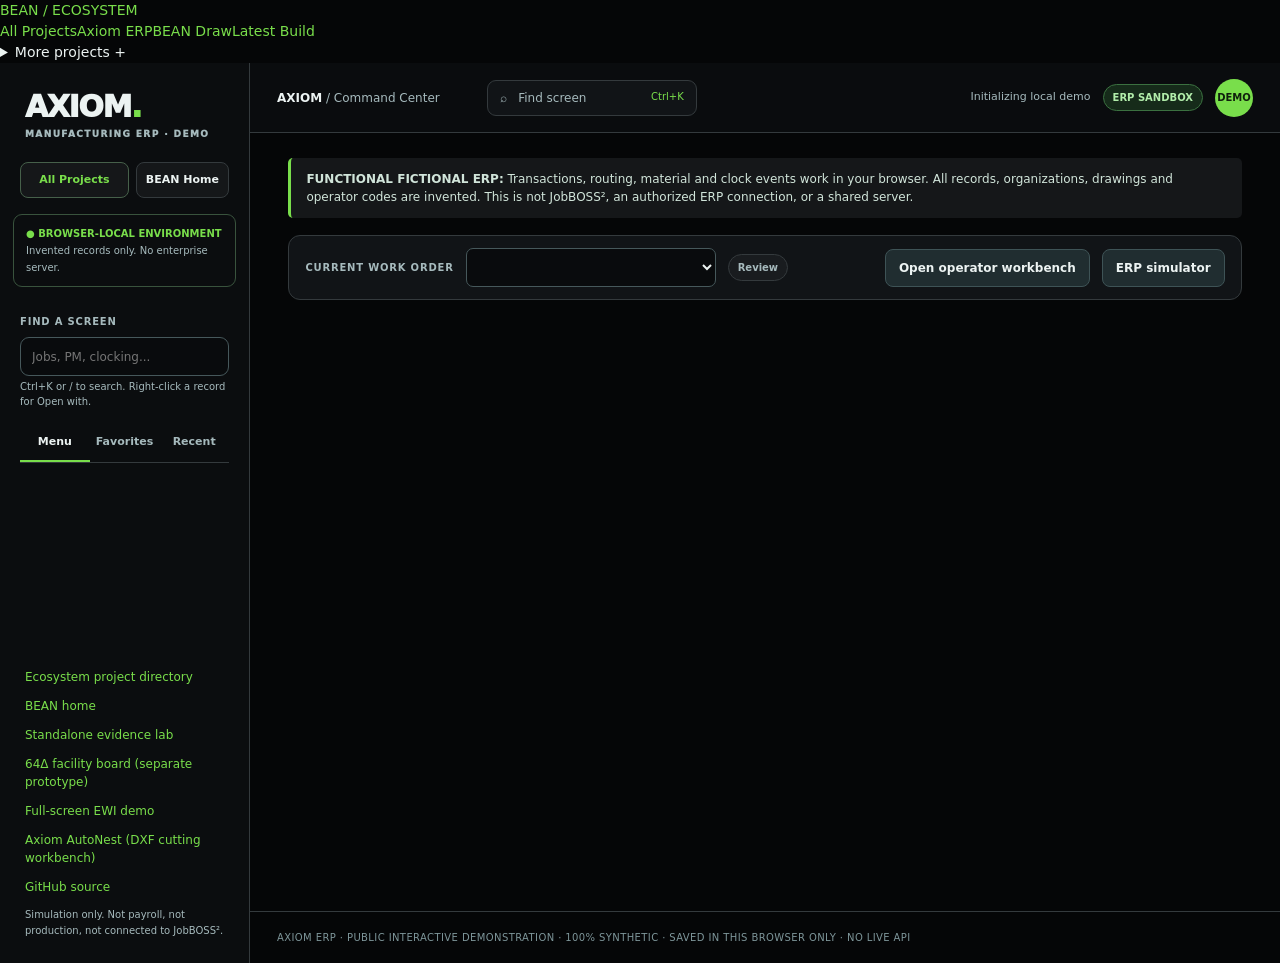
<file: web/index.html>
<!doctype html>
<html lang="en">
<head>
<meta charset="utf-8">
<meta name="viewport" content="width=device-width,initial-scale=1">
<meta name="theme-color" content="#050607">
<meta http-equiv="refresh" content="0;url=./erp/">
<title>Axiom ERP | Interactive Demo</title>
<style>
body{margin:0;min-height:100vh;display:grid;place-items:center;background:#050607;color:#e9f5ed;font:15px/1.65 system-ui,sans-serif}
main{border:1px solid #343a3d;background:#111417;border-radius:13px;padding:35px;max-width:560px;margin:18px}
h1{font-size:33px;margin:0}h1 span{color:#79de4b}a{color:#79de4b}nav{display:flex;gap:18px;flex-wrap:wrap;margin-top:17px}p{color:#a6babd}
</style>
<script>window.location.replace("./erp/"+window.location.search+window.location.hash);</script>
<link rel="stylesheet" href="https://danieloculus0-bot.github.io/BEAN/ecosystem-nav.css?v=20261120">
</head>
<body>
<nav class="bean-net" data-bean-ecosystem-nav="v1" aria-label="BEAN ecosystem navigation"><div class="bean-net-inner">
<a class="bean-net-home" href="https://danieloculus0-bot.github.io/BEAN/">BEAN / ECOSYSTEM</a><div class="bean-net-links"><a href="https://danieloculus0-bot.github.io/BEAN/portfolio/">All Projects</a><a href="https://danieloculus0-bot.github.io/Axiom_Beta/erp/">Axiom ERP</a><a href="https://danieloculus0-bot.github.io/BEAN/bean-draw/">BEAN Draw</a><a class="bean-net-update" href="https://danieloculus0-bot.github.io/BEAN/status.html">Latest Build</a><details><summary>More projects +</summary><div class="bean-net-menu">
<a href="https://danieloculus0-bot.github.io/BEAN/research-lab.html">BEAN Research Lab</a><a href="https://danieloculus0-bot.github.io/Axiom_Beta/erp/autonest.html">Axiom AutoNest</a><a href="https://danieloculus0-bot.github.io/EZ-CAM/brake-lab.html">Brake Simulation</a><a href="https://danieloculus0-bot.github.io/BEAN/bean-demo/">BEAN Core Demo</a><a href="https://danieloculus0-bot.github.io/BEAN/portfolio/bean-learning/">Learning Experiments</a><a href="https://danieloculus0-bot.github.io/BEAN/portfolio/ez-fair/">EZ-FAIR Demo</a><a href="https://danieloculus0-bot.github.io/BEAN/portfolio/ez-office/">EZ-Office Demo</a><a href="https://danieloculus0-bot.github.io/BEAN/aiscend.html">AIscend</a><a href="https://danieloculus0-bot.github.io/BEAN/beander/">BEANder</a><a href="https://github.com/danieloculus0-bot/BEAN">BEAN Source</a></div></details></div></div></nav>
<main>
<h1>AXIOM<span>.</span> Manufacturing ERP</h1>
<p>Opening the connected interactive ERP suite. The demonstration operates entirely with synthetic records stored in your browser. It does not connect to a production ERP.</p>
<nav><a href="./erp/">Open ERP demo</a><a href="./ewi/">Operator EWI demo</a><a href="https://danieloculus0-bot.github.io/BEAN/portfolio/">Ecosystem project directory</a><a href="https://danieloculus0-bot.github.io/BEAN/">BEAN home</a></nav>
</main></body>
</html>
</file>
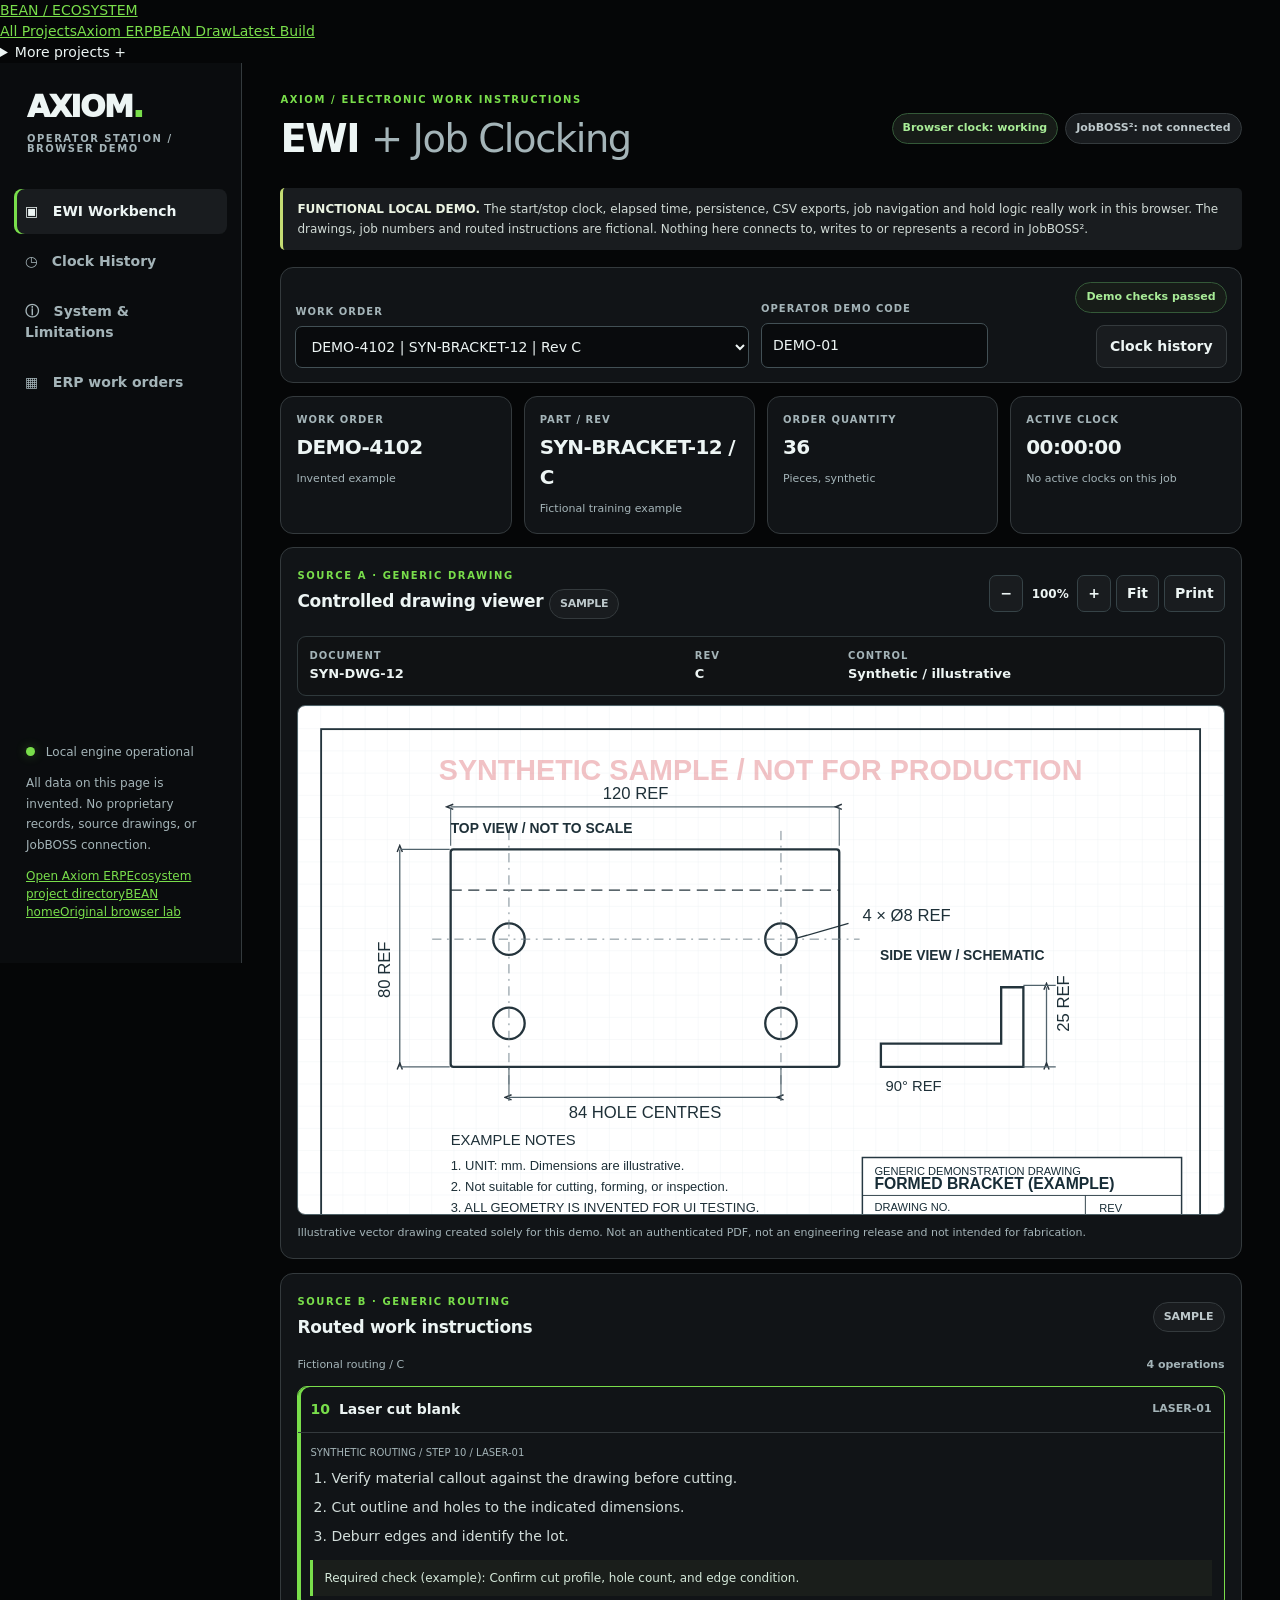
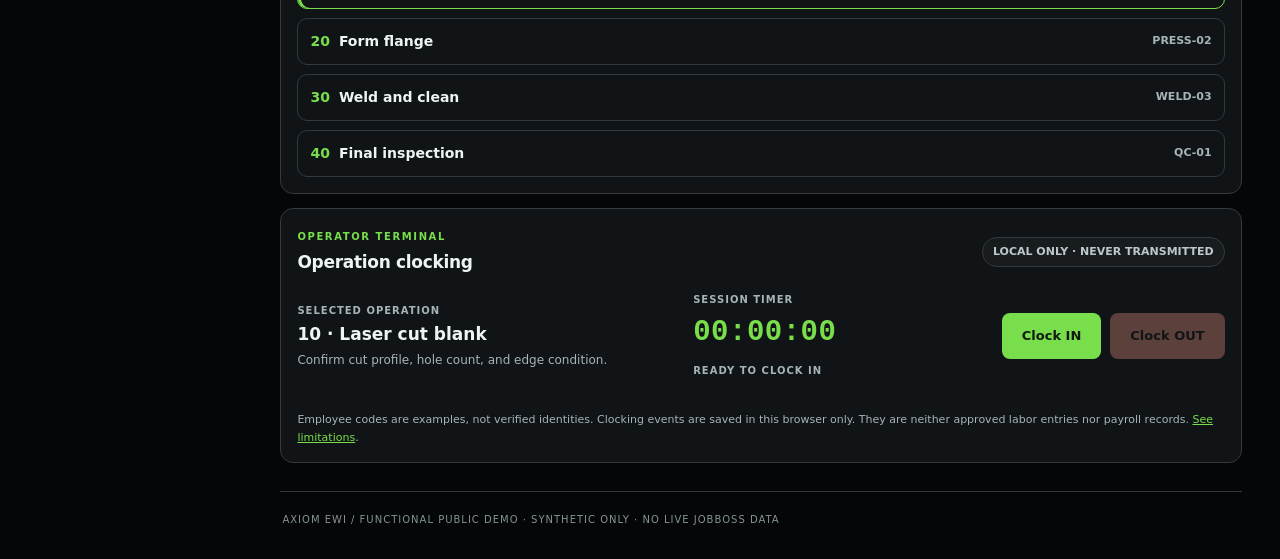
<file: web/ewi/index.html>
<!doctype html>
<html lang="en">
<head>
<meta charset="utf-8">
<meta name="viewport" content="width=device-width,initial-scale=1">
<meta name="color-scheme" content="dark">
<meta name="theme-color" content="#101416">
<meta name="description" content="Real browser-local Axiom electronic work instructions and clocking demo using invented example records only. No live ERP connection.">
<title>Axiom | EWI & Operator Clocking Demo</title>
<link rel="stylesheet" href="./style.css">
<script type="module" src="./app.mjs"></script>
<link rel="stylesheet" href="https://danieloculus0-bot.github.io/BEAN/ecosystem-nav.css?v=20261120">
</head>
<body>
<nav class="bean-net" data-bean-ecosystem-nav="v1" aria-label="BEAN ecosystem navigation"><div class="bean-net-inner">
<a class="bean-net-home" href="https://danieloculus0-bot.github.io/BEAN/">BEAN / ECOSYSTEM</a><div class="bean-net-links"><a href="https://danieloculus0-bot.github.io/BEAN/portfolio/">All Projects</a><a href="https://danieloculus0-bot.github.io/Axiom_Beta/erp/">Axiom ERP</a><a href="https://danieloculus0-bot.github.io/BEAN/bean-draw/">BEAN Draw</a><a class="bean-net-update" href="https://danieloculus0-bot.github.io/BEAN/status.html">Latest Build</a><details><summary>More projects +</summary><div class="bean-net-menu">
<a href="https://danieloculus0-bot.github.io/BEAN/research-lab.html">BEAN Research Lab</a><a href="https://danieloculus0-bot.github.io/Axiom_Beta/erp/autonest.html">Axiom AutoNest</a><a href="https://danieloculus0-bot.github.io/EZ-CAM/brake-lab.html">Brake Simulation</a><a href="https://danieloculus0-bot.github.io/BEAN/bean-demo/">BEAN Core Demo</a><a href="https://danieloculus0-bot.github.io/BEAN/portfolio/bean-learning/">Learning Experiments</a><a href="https://danieloculus0-bot.github.io/BEAN/portfolio/ez-fair/">EZ-FAIR Demo</a><a href="https://danieloculus0-bot.github.io/BEAN/portfolio/ez-office/">EZ-Office Demo</a><a href="https://danieloculus0-bot.github.io/BEAN/aiscend.html">AIscend</a><a href="https://danieloculus0-bot.github.io/BEAN/beander/">BEANder</a><a href="https://github.com/danieloculus0-bot/BEAN">BEAN Source</a></div></details></div></div></nav>

<div class="frame">
  <aside class="sidebar">
    <a class="brand" href="../erp/" aria-label="Back to Axiom ERP">AXIOM<span>.</span><small>Operator station / browser demo</small></a>
    <nav aria-label="Operator station">
      <a href="#workbench" class="nav active" id="nav-workbench">▣ &nbsp; EWI Workbench</a>
      <a href="#sessions" class="nav" id="nav-sessions">◷ &nbsp; Clock History</a>
      <a href="#about" class="nav" id="nav-about">ⓘ &nbsp; System &amp; Limitations</a>
      <a href="../erp/#jobs" class="nav">▦ &nbsp; ERP work orders</a>
    </nav>
    <div class="sidebar-foot">
      <span class="status-dot"></span> Local engine operational
      <p>All data on this page is invented. No proprietary records, source drawings, or JobBOSS connection.</p>
      <a href="../erp/">Open Axiom ERP</a><a href="https://danieloculus0-bot.github.io/BEAN/portfolio/">Ecosystem project directory</a><a href="https://danieloculus0-bot.github.io/BEAN/">BEAN home</a><a href="../lab/">Original browser lab</a>
    </div>
  </aside>

  <main class="main">
    <header class="header">
      <div><span class="overline">AXIOM / ELECTRONIC WORK INSTRUCTIONS</span><h1>EWI <span class="light">+ Job Clocking</span></h1></div>
      <div class="health"><span class="pill positive">Browser clock: working</span><span class="pill disabled">JobBOSS²: not connected</span></div>
    </header>
    <div class="truth" role="note"><strong>FUNCTIONAL LOCAL DEMO.</strong> The start/stop clock, elapsed time, persistence, CSV exports, job navigation and hold logic really work in this browser. The drawings, job numbers and routed instructions are fictional. Nothing here connects to, writes to or represents a record in JobBOSS².</div>
    <section class="view active" id="workbench-view">
      <div class="toolbar">
        <div class="job-picker">
          <label for="job-select">WORK ORDER</label>
          <select id="job-select"><option value="sample-1001">DEMO-4102 | Generic formed bracket | Rev C</option><option value="sample-1002">DEMO-4103 | Generic mount | Rev B (revision conflict)</option></select>
        </div>
        <div class="job-picker employee-picker"><label for="employee">OPERATOR DEMO CODE</label><input id="employee" value="DEMO-01" maxlength="32" autocomplete="off" spellcheck="false" aria-describedby="operator-note"></div>
        <div class="toolbar-right"><span class="pill positive" id="packet-status">Ready / demo checks passed</span><a href="#sessions" class="outline-link">Clock history</a></div>
      </div>
      <div class="job-kpis">
        <div class="kpi"><small>WORK ORDER</small><strong id="job-number">DEMO-4102</strong><span>Invented example</span></div>
        <div class="kpi"><small>PART / REV</small><strong id="part-number">SYN-BRACKET-12 / C</strong><span id="part-desc">Generic training part</span></div>
        <div class="kpi"><small>ORDER QUANTITY</small><strong id="order-qty">36</strong><span>Pieces, synthetic</span></div>
        <div class="kpi"><small>ACTIVE CLOCK</small><strong id="clock-total">00:00:00</strong><span id="active-label">No operation active</span></div>
      </div>
      <div class="alerts" id="alerts" role="status" aria-live="polite"></div>

      <div class="layout">
        <section class="drawing pane">
          <div class="pane-head">
            <div><span class="overline">SOURCE A · GENERIC DRAWING</span><h2>Controlled drawing viewer <span class="pill disabled">SAMPLE</span></h2></div>
            <div class="zoom-controls">
              <button type="button" id="zoom-out" title="Zoom out" aria-label="Zoom out">−</button>
              <span id="zoom-label">100%</span>
              <button type="button" id="zoom-in" title="Zoom in" aria-label="Zoom in">+</button>
              <button type="button" id="zoom-reset" title="Fit drawing" aria-label="Fit drawing">Fit</button>
              <button type="button" id="print-drawing" title="Print current generic drawing">Print</button>
            </div>
          </div>
          <div class="source-strip">
            <div><small>DOCUMENT</small><strong id="drawing-id">SYN-DWG-12</strong></div>
            <div><small>REV</small><strong id="drawing-rev">C</strong></div>
            <div><small>CONTROL</small><strong id="drawing-state">Illustrative release</strong></div>
          </div>
          <div class="drawing-viewport" id="drawing-viewport"><div id="drawing-content"></div></div>
          <p class="caption">Illustrative vector drawing created solely for this demo. Not an authenticated PDF, not an engineering release and not intended for fabrication.</p>
        </section>

        <section class="routing pane">
          <div class="pane-head"><div><span class="overline">SOURCE B · GENERIC ROUTING</span><h2>Routed work instructions</h2></div><span class="pill disabled">SAMPLE</span></div>
          <div class="routing-meta"><span id="routing-source">Invented operations, not ERP records</span><strong id="operation-count">4 operations</strong></div>
          <div id="route-list" class="route-list"></div>
        </section>
      </div>
      <section class="clock-console pane" aria-label="Clocking controls">
        <div class="pane-head"><div><span class="overline">OPERATOR TERMINAL</span><h2>Operation clocking</h2></div><span class="pill disabled">LOCAL ONLY · NEVER TRANSMITTED</span></div>
        <div class="clock-grid">
          <div><small>SELECTED OPERATION</small><strong id="selected-operation">10 · Laser cut blank</strong><p id="selected-check">Choose a routed step above.</p></div>
          <div class="clock-time"><small>SESSION TIMER</small><strong id="session-timer">00:00:00</strong><span id="session-indicator">READY TO CLOCK IN</span></div>
          <div class="clock-buttons"><button id="clock-start" class="primary">Clock IN</button><button id="clock-stop" class="stop" disabled>Clock OUT</button></div>
        </div>
        <div id="clock-message" role="status" aria-live="polite" class="message"></div>
        <p class="caption" id="operator-note">Employee codes are examples, not verified identities. Clocking events are saved in this browser only. They are neither approved labor entries nor payroll records. <a href="#about">See limitations</a>.</p>
      </section>
    </section>

    <section class="view" id="sessions-view">
      <div class="section-head"><div><span class="overline">BROWSER-LOCAL EVENT RECORDS</span><h2>Clock history &amp; export</h2><p>Actual start and stop timestamps are recorded locally in your browser. History remains after a refresh on the same browser, unless storage is disabled or cleared.</p></div></div>
      <div class="summary">
        <div class="kpi"><small>SESSIONS</small><strong id="stat-sessions">0</strong></div>
        <div class="kpi"><small>RUNNING</small><strong id="stat-active">0</strong></div>
        <div class="kpi"><small>FINISHED</small><strong id="stat-complete">0</strong></div>
        <div class="kpi"><small>FINISHED TIME</small><strong id="stat-hours">00:00:00</strong></div>
      </div>
      <div class="pane history-panel">
        <div class="pane-head"><h2>Recorded clock sessions</h2><div class="actions"><button type="button" id="export-csv">Export CSV</button><button type="button" id="export-json">Export JSON</button><button type="button" id="clear-history" class="danger">Clear local history</button></div></div>
        <div class="table-scroll"><table><thead><tr><th>Employee</th><th>Job</th><th>Operation</th><th>Clock in (local)</th><th>Clock out (local)</th><th>Elapsed</th><th>State</th></tr></thead><tbody id="history-body"></tbody></table></div>
        <p class="caption" id="storage-status">Storage check pending</p>
      </div>
      <div class="truth"><strong>NO ERP POSTING:</strong> The downloaded CSV/JSON files are your browser's local demo records, not ECI time tickets. No internet requests are made to a JobBOSS server.</div>
    </section>

    <section class="view" id="about-view">
      <span class="overline">CAPABILITIES AND BOUNDARIES</span><h2>What is real here?</h2>
      <div class="about-grid">
        <div class="pane"><h3>Working in this browser</h3><p>Selectable work orders and operation steps; a genuine elapsed-time clock; local start/stop event records; prevention of multiple active sessions for the same operator code; persistence in localStorage; drawing zoom and print; routing/drawing revision hold checks; and CSV/JSON export.</p></div>
        <div class="pane"><h3>Fictional by design</h3><p>Every job number, drawing, part, instruction, inspection note, work center and quantity is synthetic, created exclusively for this public demonstration. The drawing is an original generic SVG mockup, not a downloaded manufacturing print.</p></div>
        <div class="pane"><h3>Not implemented on GitHub Pages</h3><p>No live ECI JobBOSS² API connection, central clock database, time-ticket submission, payroll validation, user authentication, role/shift controls, manufacturing signoffs, official document release, or multi-device synchronization. Browsers cannot safely hold ERP API secrets on a public page.</p></div>
        <div class="pane"><h3>Actual Axiom desktop direction</h3><p>The server-connected Axiom application uses a separate Python backend, controlled drawing storage, and opt-in ERP adapters. Real JobBOSS integration requires authorized access and tested API mappings. This Pages demo does not claim that backend is active here.</p></div>
      </div>
      <a href="https://github.com/danieloculus0-bot/Axiom_Beta" class="outline-link">Review Axiom source code</a>
    </section>
    <footer>AXIOM EWI / FUNCTIONAL PUBLIC DEMO · SYNTHETIC ONLY · NO LIVE JOBBOSS DATA</footer>
  </main>
</div>

<template id="drawing-sample-1001">
<svg class="blueprint" xmlns="http://www.w3.org/2000/svg" viewBox="0 0 1000 650" role="img" aria-label="Generic illustrative L-bracket orthographic drawing with hole pattern and example dimensions">
<defs>
<marker id="arrowA" markerWidth="7" markerHeight="7" refX="4" refY="3" orient="auto"><path d="M6 1L1 3L6 5" fill="none" stroke="#27333c" stroke-width="1.1"/></marker>
<pattern id="paperA" width="24" height="24" patternUnits="userSpaceOnUse"><path d="M24 0H0V24" fill="none" stroke="#eef2f4" stroke-width="1"/></pattern>
</defs>
<rect width="1000" height="650" fill="#fff"/><rect width="1000" height="650" fill="url(#paperA)" />
<rect x="25" y="25" width="950" height="600" fill="none" stroke="#24343c" stroke-width="2"/>
<g stroke="#24343c" fill="none" stroke-width="2.5">
<rect x="165" y="155" width="420" height="235" rx="3"/>
<path d="M165 199 H585" stroke-dasharray="12 7" stroke-width="1.6"/>
<circle cx="228" cy="252" r="17"/><circle cx="522" cy="252" r="17"/>
<circle cx="228" cy="343" r="17"/><circle cx="522" cy="343" r="17"/>
<path d="M145 252H607 M228 135V412 M522 135V412" stroke-dasharray="10 6 2 6" stroke="#70808a" stroke-width="1"/>
<path d="M630 390 H784 V304 H760 V365 H630Z"/>
</g>
<g fill="none" stroke="#51636c" stroke-width="1.4" marker-start="url(#arrowA)" marker-end="url(#arrowA)">
<path d="M165 109H585"/><path d="M110 155V390"/><path d="M228 423H522"/><path d="M809 304V390"/>
</g>
<g stroke="#51636c" stroke-width="1.2"><path d="M165 110V151 M585 110V151 M111 155H164 M111 390H164 M228 391V427 M522 391V427 M784 302H819 M784 390H819"/></g>
<g fill="#1e3038" font-family="Arial,sans-serif" font-size="18">
<text x="365" y="100" text-anchor="middle">120 REF</text><text x="99" y="285" text-anchor="middle" transform="rotate(-90 99 285)">80 REF</text>
<text x="375" y="445" text-anchor="middle">84 HOLE CENTRES</text><text x="833" y="352" transform="rotate(-90 833 352)">25 REF</text>
<text x="165" y="137" font-size="15" font-weight="bold">TOP VIEW / NOT TO SCALE</text>
<text x="629" y="275" font-size="15" font-weight="bold">SIDE VIEW / SCHEMATIC</text>
<text x="610" y="232">4 × Ø8 REF</text><path d="M595 235L539 251" stroke="#24343c" fill="none" stroke-width="1.4"/>
<text x="635" y="416" font-size="16">90° REF</text><text x="165" y="475" font-size="16">EXAMPLE NOTES</text>
<text x="165" y="501" font-size="14">1. UNIT: mm. Dimensions are illustrative.</text>
<text x="165" y="524" font-size="14">2. Not suitable for cutting, forming, or inspection.</text>
<text x="165" y="547" font-size="14">3. ALL GEOMETRY IS INVENTED FOR UI TESTING.</text>
</g>
<rect x="610" y="488" width="345" height="118" fill="#fff" stroke="#263842" stroke-width="1.6"/>
<path d="M610 529H955M610 571H955M851 529V606" stroke="#263842"/>
<g fill="#172c36" font-family="Arial,sans-serif"><text x="623" y="507" font-size="12">GENERIC DEMONSTRATION DRAWING</text><text x="623" y="522" font-size="17" font-weight="bold">FORMED BRACKET (EXAMPLE)</text><text x="623" y="546" font-size="12">DRAWING NO.</text><text x="623" y="563" font-size="18" font-weight="bold">SYN-DWG-12</text><text x="866" y="547" font-size="12">REV</text><text x="866" y="563" font-size="20" font-weight="bold">C</text><text x="623" y="587" font-size="14">SOURCE: ILLUSTRATIVE</text><text x="623" y="600" font-size="11">NO MANUFACTURING AUTHORITY</text></g>
<text x="500" y="80" font-family="Arial,sans-serif" font-size="31" font-weight="bold" fill="#dd6870" opacity=".40" text-anchor="middle">SYNTHETIC SAMPLE / NOT FOR PRODUCTION</text>
</svg>
</template>

<template id="drawing-sample-1002">
<svg class="blueprint" xmlns="http://www.w3.org/2000/svg" viewBox="0 0 1000 650" role="img" aria-label="Generic illustrative plate drawing revision A while the job requires B">
<defs><marker id="arrowB" markerWidth="7" markerHeight="7" refX="4" refY="3" orient="auto"><path d="M6 1L1 3L6 5" fill="none" stroke="#24343c"/></marker></defs>
<rect width="1000" height="650" fill="#fff"/><rect x="25" y="25" width="950" height="600" fill="none" stroke="#24343c" stroke-width="2"/>
<g stroke="#24343c" fill="none" stroke-width="2.5"><rect x="205" y="160" width="450" height="260" rx="25"/>
<rect x="266" y="275" width="99" height="31" rx="15.5"/><rect x="495" y="275" width="99" height="31" rx="15.5"/>
<path d="M185 292H678M430 142V439" stroke="#81949f" stroke-width="1" stroke-dasharray="13 7 3 7"/>
</g>
<g stroke="#51636c" stroke-width="1.4" fill="none" marker-start="url(#arrowB)" marker-end="url(#arrowB)">
<path d="M205 117H655"/><path d="M150 160V420"/>
</g><g stroke="#51636c"><path d="M205 119V160M655 119V160 M151 160H204 M151 420H204"/></g>
<g fill="#24343c" font-family="Arial,sans-serif"><text x="430" y="108" text-anchor="middle" font-size="19">140 REF</text><text x="138" y="290" text-anchor="middle" transform="rotate(-90 138 290)" font-size="19">90 REF</text>
<text x="205" y="145" font-size="16" font-weight="bold">TOP VIEW / GENERIC PLATE</text><text x="690" y="294" font-size="18">2 × SLOTS</text><path d="M683 298L585 291" stroke="#24343c" stroke-width="1.5"/>
<text x="205" y="475" font-size="15">INVENTED EXAMPLE / NOT TO SCALE</text>
<text x="205" y="508" font-size="15">Release check intentionally fails:</text>
<text x="205" y="533" font-size="17" font-weight="bold">Job Rev B ≠ Drawing Rev A</text></g>
<rect x="610" y="488" width="345" height="118" fill="#fff" stroke="#263842" stroke-width="1.6"/>
<path d="M610 529H955M610 571H955M851 529V606" stroke="#263842"/>
<g fill="#172c36" font-family="Arial,sans-serif"><text x="623" y="507" font-size="12">GENERIC DEMONSTRATION DRAWING</text><text x="623" y="522" font-size="17" font-weight="bold">SLOTTED PLATE (EXAMPLE)</text><text x="623" y="546" font-size="12">DRAWING NO.</text><text x="623" y="563" font-size="18" font-weight="bold">SYN-DWG-07</text><text x="866" y="547" font-size="12">REV</text><text x="866" y="563" font-size="20" font-weight="bold">A</text><text x="623" y="587" font-size="14">SOURCE: ILLUSTRATIVE</text><text x="623" y="600" font-size="11">NO MANUFACTURING AUTHORITY</text></g>
<text x="500" y="80" font-family="Arial,sans-serif" font-size="31" font-weight="bold" fill="#dd6870" opacity=".40" text-anchor="middle">SYNTHETIC SAMPLE / NOT FOR PRODUCTION</text>
</svg>
</template>
</body>
</html>
</file>
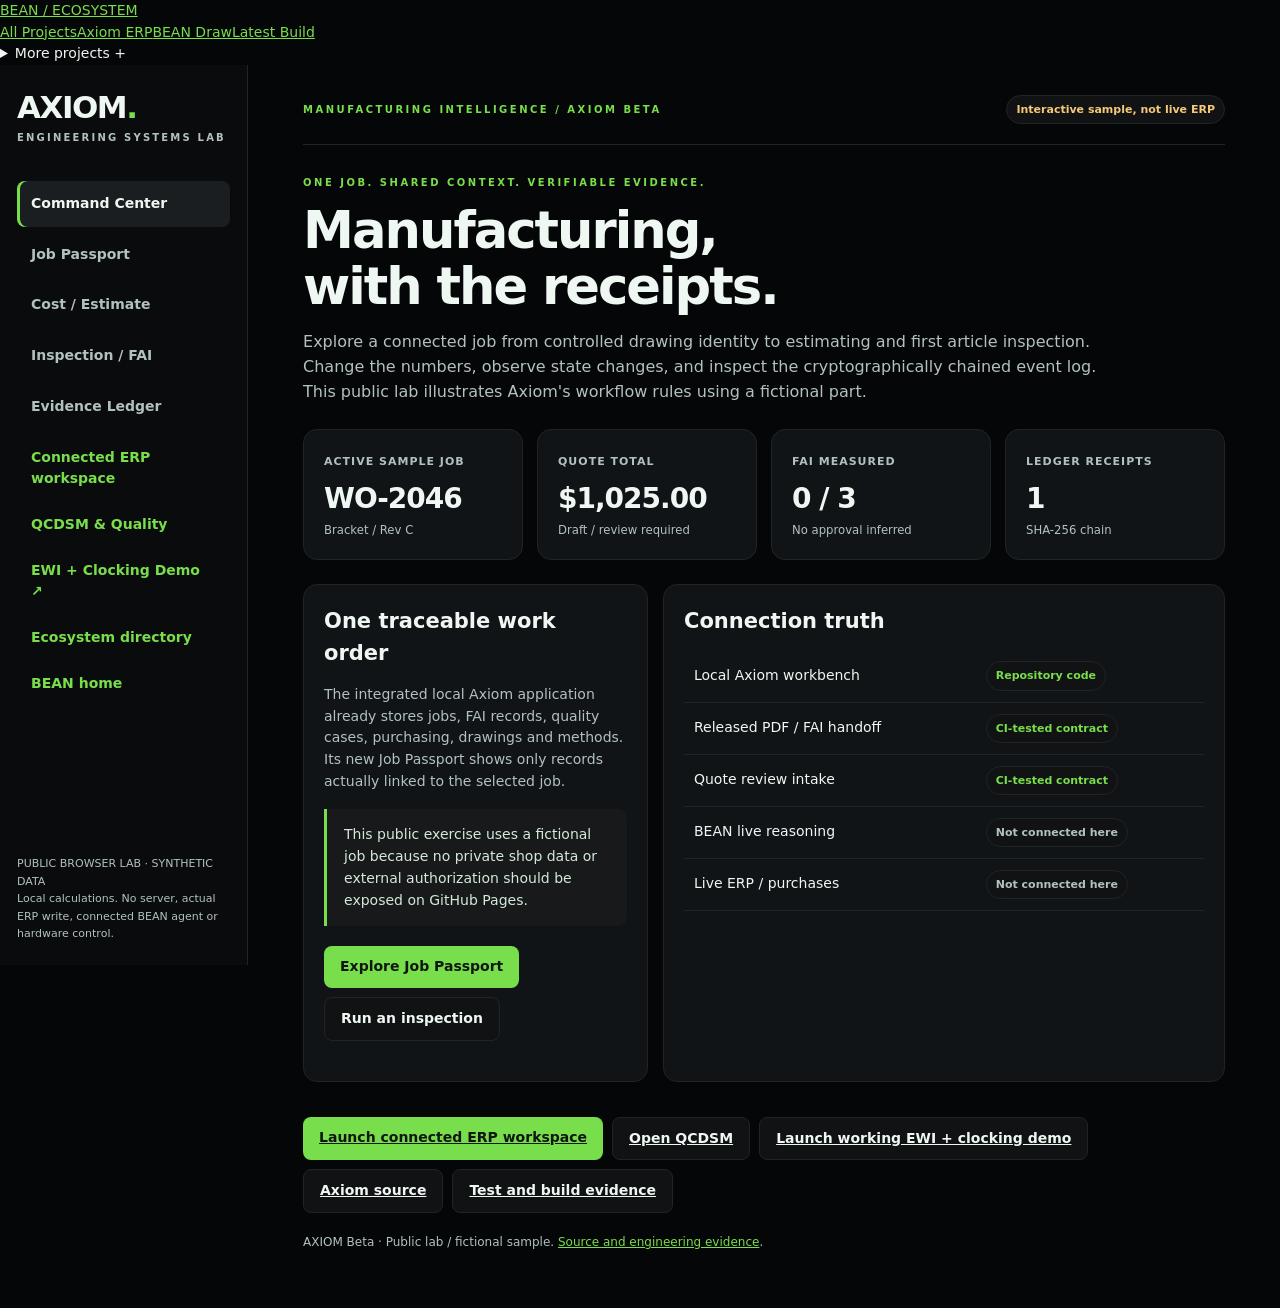
<file: web/lab/index.html>
<!doctype html>
<html lang="en">
<head>
<meta charset="utf-8">
<meta name="viewport" content="width=device-width,initial-scale=1">
<meta name="theme-color" content="#0f1113">
<meta name="description" content="Standalone Axiom browser evidence laboratory with fictional estimates, work orders, FAI records and traceable demo events. Not a live ERP integration.">
<link rel="canonical" href="https://danieloculus0-bot.github.io/Axiom_Beta/lab/">
<title>Axiom | Manufacturing Systems Lab</title>
<style>
:root{color-scheme:dark;--bg:#0f1113;--surface:#111315;--high:#17191b;--line:#232527;--accent:#79de4b;--soft:#b2c1bf;--text:#eff7f2;--warn:#f5c979;--bad:#ff9e9f}
*{box-sizing:border-box}html{scroll-behavior:smooth}body{margin:0;background:var(--bg);color:var(--text);font:14px/1.55 system-ui,-apple-system,Segoe UI,sans-serif}
button,input{font:inherit}button{cursor:pointer}a{color:var(--accent)}.shell{display:grid;grid-template-columns:248px minmax(0,1fr);min-height:100vh}
.side{background:#151a1b;border-right:1px solid var(--line);padding:27px 17px;position:sticky;top:0;height:100vh}
.brand{font-weight:900;font-size:31px;letter-spacing:-1.5px;line-height:1}.brand b{color:var(--accent)}.brand small{display:block;font-size:10px;letter-spacing:2.2px;color:var(--soft);margin:10px 0 38px;text-transform:uppercase}
.side button{display:block;background:transparent;color:var(--soft);border:0;text-align:left;width:100%;padding:12px 14px;border-radius:8px;font-weight:750;margin-bottom:5px}
.side button.active,.side button:hover{background:#191b1d;color:var(--text);box-shadow:inset 3px 0 var(--accent)}
.side .foot{position:absolute;bottom:22px;padding-right:15px;color:var(--soft);font-size:11px;line-height:1.6}
.main{min-width:0;padding:30px clamp(18px,4.3vw,68px) 56px;max-width:1600px;width:100%;margin:auto}.eyebrow{text-transform:uppercase;letter-spacing:2.5px;color:var(--accent);font-weight:800;font-size:10px}
h1{font-size:clamp(30px,4vw,56px);line-height:1.09;letter-spacing:-2px;margin:10px 0 15px}h2{font-size:21px;margin:0 0 13px}h3{font-size:14px;margin:0 0 9px}
p{color:var(--soft)}.intro{font-size:16px;max-width:830px}.top{display:flex;align-items:center;justify-content:space-between;gap:18px;margin-bottom:26px;border-bottom:1px solid var(--line);padding-bottom:20px}
.chip{display:inline-block;padding:5px 9px;border:1px solid var(--line);background:var(--high);border-radius:22px;font-weight:800;font-size:11px}
.chip.warning{color:var(--warn)}.chip.good{color:var(--accent)}.chip.off{color:var(--soft)}.grid{display:grid;grid-template-columns:repeat(4,minmax(0,1fr));gap:14px;margin:24px 0}
.panel,.metric{background:var(--surface);border:1px solid var(--line);border-radius:14px;padding:20px}.metric span{color:var(--soft);font-size:11px;font-weight:800;text-transform:uppercase;letter-spacing:1px}
.metric strong{display:block;font-size:28px;letter-spacing:-1px;margin-top:6px}.metric small{display:block;color:var(--soft)}
.panel{margin-bottom:15px}.section{display:none}.section.active{display:block}.two{display:grid;grid-template-columns:1.3fr 1fr;gap:15px}
.tablewrap{overflow-x:auto}table{width:100%;border-collapse:collapse;min-width:520px;text-align:left}
th{color:var(--soft);font-size:10px;text-transform:uppercase;letter-spacing:1px}th,td{padding:11px 10px;border-bottom:1px solid var(--line)}td{font-variant-numeric:tabular-nums}
.button{background:var(--accent);color:#0f1710;border:0;border-radius:8px;padding:10px 16px;font-weight:850}
.button.secondary{background:var(--high);color:var(--text);border:1px solid var(--line)}.buttons{display:flex;gap:9px;flex-wrap:wrap;margin:20px 0}
.notice{padding:15px 17px;border-left:3px solid var(--accent);background:#17191b;border-radius:0 9px 9px 0;color:#d4e9d9;margin:17px 0}
.notice.warn{border-color:var(--warn);background:#191b1d;color:#f2dbb5}
label{display:block;font-weight:750;font-size:12px;color:var(--soft)}input{display:block;background:#0c0e10;border:1px solid #465557;border-radius:8px;width:100%;padding:10px;color:var(--text);margin:5px 0 10px;max-width:180px}
input:focus{outline:2px solid var(--accent);outline-offset:1px}.fields{display:grid;grid-template-columns:repeat(3,minmax(125px,1fr));gap:12px}
.result{font-weight:850}.result.pass{color:var(--accent)}.result.fail,.result.invalid{color:var(--bad)}.result.pending{color:var(--warn)}
.log{display:grid;gap:9px}.logitem{background:#0d0f11;border:1px solid var(--line);border-radius:9px;padding:13px;overflow-wrap:anywhere}
.logitem strong{color:var(--accent)}code{color:#d0e7d3;font-size:12px}.muted{color:var(--soft)}.line{border-top:1px solid var(--line);margin:15px 0}
.runtime{display:grid;grid-template-columns:repeat(3,1fr);gap:12px}.runtime .panel{margin:0}.fine{font-size:12px;color:var(--soft)}
@media(max-width:1050px){.shell{grid-template-columns:195px 1fr}.grid{grid-template-columns:repeat(2,1fr)}.two,.runtime{grid-template-columns:1fr}}
@media(max-width:700px){.shell{display:block}.side{position:static;height:auto;padding:18px}.side .brand small{margin:7px 0 13px}.side .foot{position:static;margin-top:12px}.side nav{display:flex;overflow:auto;gap:7px}.side button{width:auto;white-space:nowrap;padding:9px 11px}.main{padding:21px 17px 45px}.top{align-items:flex-start}.grid{gap:8px}.metric{padding:12px}.metric strong{font-size:23px}.fields{grid-template-columns:repeat(2,1fr)}}
@media(prefers-reduced-motion:reduce){html{scroll-behavior:auto}}

/* Black canvas portfolio standard · neutral surfaces; project accents preserved */
:root{--bg:#050607;--surface:#111417;--high:#101214;--line:#212325}body{background:#050607}.side{background:#090b0d}.side button.active,.side button:hover{background:#1a1e20}

/* Dark-first public pages: black canvas, neutral surfaces, original accent controls. */
html{background:#050607}
body{background:#050607}
</style>
<link rel="stylesheet" href="https://danieloculus0-bot.github.io/BEAN/ecosystem-nav.css?v=20261120">
</head>
<body>
<nav class="bean-net" data-bean-ecosystem-nav="v1" aria-label="BEAN ecosystem navigation"><div class="bean-net-inner">
<a class="bean-net-home" href="https://danieloculus0-bot.github.io/BEAN/">BEAN / ECOSYSTEM</a><div class="bean-net-links"><a href="https://danieloculus0-bot.github.io/BEAN/portfolio/">All Projects</a><a href="https://danieloculus0-bot.github.io/Axiom_Beta/erp/">Axiom ERP</a><a href="https://danieloculus0-bot.github.io/BEAN/bean-draw/">BEAN Draw</a><a class="bean-net-update" href="https://danieloculus0-bot.github.io/BEAN/status.html">Latest Build</a><details><summary>More projects +</summary><div class="bean-net-menu">
<a href="https://danieloculus0-bot.github.io/BEAN/research-lab.html">BEAN Research Lab</a><a href="https://danieloculus0-bot.github.io/Axiom_Beta/erp/autonest.html">Axiom AutoNest</a><a href="https://danieloculus0-bot.github.io/EZ-CAM/brake-lab.html">Brake Simulation</a><a href="https://danieloculus0-bot.github.io/BEAN/bean-demo/">BEAN Core Demo</a><a href="https://danieloculus0-bot.github.io/BEAN/portfolio/bean-learning/">Learning Experiments</a><a href="https://danieloculus0-bot.github.io/BEAN/portfolio/ez-fair/">EZ-FAIR Demo</a><a href="https://danieloculus0-bot.github.io/BEAN/portfolio/ez-office/">EZ-Office Demo</a><a href="https://danieloculus0-bot.github.io/BEAN/aiscend.html">AIscend</a><a href="https://danieloculus0-bot.github.io/BEAN/beander/">BEANder</a><a href="https://github.com/danieloculus0-bot/BEAN">BEAN Source</a></div></details></div></div></nav>

<div class="shell">
<aside class="side">
  <div class="brand">AXIOM<b>.</b><small>Engineering systems lab</small></div>
  <nav aria-label="Demo navigation">
    <button class="active" data-view="overview">Command Center</button>
    <button data-view="passport">Job Passport</button>
    <button data-view="estimate">Cost / Estimate</button>
    <button data-view="inspection">Inspection / FAI</button>
    <button data-view="ledger">Evidence Ledger</button>
    <a href="../erp/" style="display:block;padding:12px 14px;color:#79de4b;font-weight:850;text-decoration:none">Connected ERP workspace</a>
    <a href="../erp/#qcdsm" style="display:block;padding:12px 14px;color:#79de4b;font-weight:850;text-decoration:none">QCDSM & Quality</a>
    <a href="../ewi/" style="display:block;padding:12px 14px;color:#79de4b;font-weight:850;text-decoration:none">EWI + Clocking Demo ↗</a>
    <a href="https://danieloculus0-bot.github.io/BEAN/portfolio/" style="display:block;padding:12px 14px;color:#79de4b;font-weight:850;text-decoration:none">Ecosystem directory</a>
    <a href="https://danieloculus0-bot.github.io/BEAN/" style="display:block;padding:12px 14px;color:#79de4b;font-weight:850;text-decoration:none">BEAN home</a>
  </nav>
  <div class="foot">PUBLIC BROWSER LAB · SYNTHETIC DATA<br>Local calculations. No server, actual ERP write, connected BEAN agent or hardware control.</div>
</aside>
<main class="main">
  <div class="top"><span class="eyebrow">Manufacturing intelligence / Axiom Beta</span><span class="chip warning">Interactive sample, not live ERP</span></div>
  <section class="section active" id="view-overview">
    <span class="eyebrow">One job. Shared context. Verifiable evidence.</span>
    <h1>Manufacturing,<br>with the receipts.</h1>
    <p class="intro">Explore a connected job from controlled drawing identity to estimating and first article inspection. Change the numbers, observe state changes, and inspect the cryptographically chained event log. This public lab illustrates Axiom's workflow rules using a fictional part.</p>
    <div class="grid">
      <div class="metric"><span>Active sample job</span><strong>WO-2046</strong><small>Bracket / Rev C</small></div>
      <div class="metric"><span>Quote total</span><strong id="home-quote">$1,025.00</strong><small>Draft / review required</small></div>
      <div class="metric"><span>FAI measured</span><strong id="home-fai">0 / 3</strong><small>No approval inferred</small></div>
      <div class="metric"><span>Ledger receipts</span><strong id="home-ledger">0</strong><small>SHA-256 chain</small></div>
    </div>
    <div class="two">
      <div class="panel"><h2>One traceable work order</h2>
        <p>The integrated local Axiom application already stores jobs, FAI records, quality cases, purchasing, drawings and methods. Its new Job Passport shows only records actually linked to the selected job.</p>
        <div class="notice">This public exercise uses a fictional job because no private shop data or external authorization should be exposed on GitHub Pages.</div>
        <div class="buttons"><button class="button" data-go="passport">Explore Job Passport</button><button class="button secondary" data-go="inspection">Run an inspection</button></div>
      </div>
      <div class="panel"><h2>Connection truth</h2>
        <table><tbody>
          <tr><td>Local Axiom workbench</td><td><span class="chip good">Repository code</span></td></tr>
          <tr><td>Released PDF / FAI handoff</td><td><span class="chip good">CI-tested contract</span></td></tr>
          <tr><td>Quote review intake</td><td><span class="chip good">CI-tested contract</span></td></tr>
          <tr><td>BEAN live reasoning</td><td><span class="chip off">Not connected here</span></td></tr>
          <tr><td>Live ERP / purchases</td><td><span class="chip off">Not connected here</span></td></tr>
        </tbody></table>
      </div>
    </div>
    <div class="buttons"><a class="button" href="../erp/">Launch connected ERP workspace</a><a class="button secondary" href="../erp/#qcdsm">Open QCDSM</a><a class="button secondary" href="../ewi/">Launch working EWI + clocking demo</a><a class="button secondary" href="https://github.com/danieloculus0-bot/Axiom_Beta">Axiom source</a><a class="button secondary" href="https://github.com/danieloculus0-bot/Axiom_Beta/actions">Test and build evidence</a></div>
  </section>

  <section class="section" id="view-passport">
    <span class="eyebrow">Job Passport / synthetic record</span><h1>WO-2046</h1>
    <p class="intro">One coherent manufacturing story. References have distinct trust levels so a review-pending FAI can never masquerade as a completed approval.</p>
    <div class="grid">
      <div class="metric"><span>Customer</span><strong>Northstar</strong><small>Fictional company</small></div>
      <div class="metric"><span>Part</span><strong>BRK-204</strong><small>Revision C</small></div>
      <div class="metric"><span>Quantity</span><strong>10</strong><small>Pieces</small></div>
      <div class="metric"><span>Release stage</span><strong>Review</strong><small>Not approved</small></div>
    </div>
    <div class="panel"><h2>Evidence chain</h2><div class="tablewrap"><table>
      <thead><tr><th>Module</th><th>Reference</th><th>State</th><th>What it proves</th></tr></thead>
      <tbody>
      <tr><td>ForgeVault</td><td>VV-SAMPLE-C</td><td class="result pending">Synthetic reference</td><td>Sample revision metadata, not verified PDF bytes</td></tr>
      <tr><td>EZ-FAIR</td><td>FAI-SAMPLE-01</td><td class="result pending">Review required</td><td>Three candidate dimensional characteristics</td></tr>
      <tr><td>EZstimate</td><td>Q-SAMPLE-01</td><td class="result pending">Draft</td><td>Editable browser cost calculation, not a released quote</td></tr>
      <tr><td>Axiom</td><td>WO-2046</td><td class="result pending">Sample only</td><td>Job context without purchasing or machine dispatch</td></tr>
      <tr><td>BEAN</td><td>None</td><td class="result pending">Offline</td><td>No AI analysis or autonomous execution claimed</td></tr>
      </tbody></table></div></div>
    <div class="notice warn">The real Axiom Passport reads your local SQLite system. This web page is an independent, non-connected sample, not a mirror of customer or factory data.</div>
    <div class="buttons"><button class="button" data-go="estimate">Edit the estimate</button><button class="button secondary" data-go="inspection">Check FAI limits</button></div>
  </section>

  <section class="section" id="view-estimate">
    <span class="eyebrow">EZstimate-style math / sample job</span><h1>Make the numbers answer.</h1>
    <p class="intro">Change quantity, material, labor, scrap or margin. The browser calculates a proposed total. Axiom's real quote intake separately uses Python Decimal to verify imported quote totals.</p>
    <div class="panel">
      <h2>Quote proposal · BRK-204 Rev C</h2>
      <div class="fields">
        <label>Quantity<input id="q-qty" type="number" min="1" step="1" value="10"></label>
        <label>Material cost each ($)<input id="q-material" type="number" min="0" step=".01" value="20"></label>
        <label>Labor hours each<input id="q-hours" type="number" min="0" step=".01" value="1"></label>
        <label>Shop rate per hour ($)<input id="q-rate" type="number" min="0" step=".01" value="50"></label>
        <label>Setup cost total ($)<input id="q-setup" type="number" min="0" step=".01" value="100"></label>
        <label>Outside process each ($)<input id="q-outside" type="number" min="0" step=".01" value="0"></label>
        <label>Material scrap (%)<input id="q-scrap" type="number" min="0" max="100" step=".1" value="10"></label>
        <label>Gross margin (%)<input id="q-margin" type="number" min="0" max="99.9" step=".1" value="20"></label>
      </div>
      <div class="line"></div>
      <div class="grid" style="grid-template-columns:repeat(2,minmax(0,1fr))">
        <div class="metric"><span>Calculated sample quote</span><strong id="quote-total">$1,025.00</strong><small>Not a customer-approved offer</small></div>
        <div class="metric"><span>Release status</span><strong>Draft</strong><small>Review required, no purchasing dispatch</small></div>
      </div>
      <p id="quote-error" role="status" class="result invalid"></p>
      <button class="button" id="record-quote">Recalculate and record evidence</button>
      <p class="fine">The browser engine demonstrates calculation and constraints. Source verification, quote acceptance and all real ERP transactions require the separate local back end.</p>
    </div>
  </section>

  <section class="section" id="view-inspection">
    <span class="eyebrow">EZ-FAIR / sampled dimensional characteristics</span><h1>Measure. Don't assume.</h1>
    <p class="intro">Input measured dimensions. Axiom checks inclusive lower and upper limits. Blank values remain pending and out-of-tolerance measurements are failures, never silently accepted.</p>
    <div class="panel"><h2>First Article Inspection · FAI-SAMPLE-01</h2>
      <div class="tablewrap"><table><thead><tr><th>Balloon</th><th>Nominal</th><th>Lower</th><th>Upper</th><th>Actual measured</th><th>Result</th></tr></thead>
      <tbody id="char-rows"></tbody></table></div>
      <div class="grid">
        <div class="metric"><span>Measured pass</span><strong id="fai-pass">0</strong></div>
        <div class="metric"><span>Measured fail</span><strong id="fai-fail">0</strong></div>
        <div class="metric"><span>Still pending</span><strong id="fai-pending">3</strong></div>
        <div class="metric"><span>Invalid values</span><strong id="fai-invalid">0</strong></div>
      </div>
      <div class="notice" id="fai-status" role="status">REVIEW REQUIRED · No inspection approved</div>
      <button class="button" id="record-fai">Record measurement snapshot</button>
      <button class="button secondary" id="reset-fai">Clear measurements</button>
      <p class="fine">Measurements here are fictional browser inputs and are not written to your local Axiom database. Even all passing measurements do not approve or release a production FAI.</p>
    </div>
  </section>

  <section class="section" id="view-ledger">
    <span class="eyebrow">Evidence / browser-session ledger</span><h1>Keep the receipts.</h1>
    <p class="intro">Every recorded action is appended as a canonical JSON event with the previous event digest. Verify the hash chain, inspect outcomes, or export the session JSON. It resets when the page reloads.</p>
    <div class="panel">
      <div class="buttons"><button id="verify-ledger" class="button">Verify hash chain</button><button id="export-ledger" class="button secondary">Export JSON</button></div>
      <div id="ledger-status" class="notice">No records yet</div><div id="ledger-items" class="log"></div>
    </div>
    <div class="notice warn">A client-side hash chain can detect accidental or local edits to exported event records. It does NOT provide a trusted timestamp, tamper-proof remote storage, cryptographic identity, or an immutable server-side audit trail.</div>
  </section>
  <footer class="fine">AXIOM Beta · Public lab / fictional sample. <a href="https://github.com/danieloculus0-bot/Axiom_Beta">Source and engineering evidence</a>.</footer>
</main>
</div>
<script type="module">
import { quoteTotal, inspectionSummary, measurementResult, appendEvent, verifyLedger } from "../engine.mjs";

const $ = id => document.getElementById(id);
const chars = [
  { id: "1", nominal: 10, lsl: 9.95, usl: 10.05 },
  { id: "2", nominal: 5, lsl: 4.9, usl: 5.1 },
  { id: "3", nominal: 25, lsl: 24.8, usl: 25.2 }
];
let values = {}, ledger = [], quote = 1025;
const money = amount => new Intl.NumberFormat("en-US", { style: "currency", currency: "USD" }).format(amount);

function navigate(view) {
  document.querySelectorAll(".section").forEach(el => el.classList.toggle("active", el.id === "view-" + view));
  document.querySelectorAll("[data-view]").forEach(el => el.classList.toggle("active", el.dataset.view === view));
  window.scrollTo({ top: 0, behavior: "instant" });
}
document.querySelectorAll("[data-view]").forEach(btn => btn.addEventListener("click", () => navigate(btn.dataset.view)));
document.querySelectorAll("[data-go]").forEach(btn => btn.addEventListener("click", () => navigate(btn.dataset.go)));

function renderQuote() {
  const get = id => {
    const field = $(id);
    if (field.value.trim() === "") throw Error("All pricing inputs are required");
    return Number(field.value);
  };
  const input = {
    quantity: get("q-qty"), materialEach: get("q-material"), hoursEach: get("q-hours"),
    shopRate: get("q-rate"), setup: get("q-setup"), outsideEach: get("q-outside"),
    scrapPct: get("q-scrap"), marginPct: get("q-margin")
  };
  quote = quoteTotal(input);
  $("quote-total").textContent = money(quote);
  $("home-quote").textContent = money(quote);
  $("quote-error").textContent = "";
  return input;
}
$("record-quote").addEventListener("click", async () => {
  try {
    const input = renderQuote();
    await record("quote.recalculated", { input, total: quote, status: "review_required" });
  } catch (err) {
    $("quote-error").textContent = err.message;
  }
});
const charBody = $("char-rows");
for (const ch of chars) {
  const row = document.createElement("tr");
  row.innerHTML = "<td>" + ch.id + "</td><td>" + ch.nominal.toFixed(3) + "</td><td>" +
    ch.lsl.toFixed(3) + "</td><td>" + ch.usl.toFixed(3) + "</td><td></td><td></td>";
  const input = document.createElement("input");
  input.type = "number"; input.step = "any"; input.placeholder = "Pending"; input.setAttribute("aria-label", "Actual value for balloon " + ch.id);
  const result = document.createElement("span"); result.className = "result pending"; result.textContent = "PENDING";
  row.children[4].append(input); row.children[5].append(result);
  input.addEventListener("input", () => { values[ch.id] = input.value; renderInspection(); });
  charBody.append(row);
}
function renderInspection() {
  const s = inspectionSummary(chars, values);
  const inputs = charBody.querySelectorAll("input");
  inputs.forEach((input, i) => {
    const r = measurementResult(chars[i], input.value);
    const cell = charBody.rows[i].cells[5].firstElementChild;
    cell.textContent = r; cell.className = "result " + r.toLowerCase();
  });
  $("fai-pass").textContent = s.pass; $("fai-fail").textContent = s.fail;
  $("fai-pending").textContent = s.pending; $("fai-invalid").textContent = s.invalid;
  $("home-fai").textContent = (s.pass + s.fail) + " / " + chars.length;
  $("fai-status").textContent = s.status + " · No production approval implied";
  $("fai-status").className = s.status === "BLOCKED" ? "notice warn" : "notice";
  return s;
}
$("record-fai").addEventListener("click", async () => {
  const summary = renderInspection();
  await record("fai.measurement_snapshot", { values: { ...values }, summary, source: "synthetic" });
});
$("reset-fai").addEventListener("click", () => {
  values = {};
  charBody.querySelectorAll("input").forEach(el => el.value = "");
  renderInspection();
});
async function record(type, payload) {
  ledger = await appendEvent(ledger, { type, payload });
  $("home-ledger").textContent = ledger.length;
  renderLedger();
}
function renderLedger() {
  const parent = $("ledger-items"); parent.replaceChildren();
  [...ledger].reverse().forEach(event => {
    const item = document.createElement("div");
    item.className = "logitem";
    const title = document.createElement("strong"); title.textContent = "#" + event.seq + " · " + event.type;
    const details = document.createElement("div"); details.className = "fine"; details.textContent = "sha256: " + event.digest;
    const body = document.createElement("code"); body.textContent = JSON.stringify(event.payload);
    item.append(title, details, body); parent.append(item);
  });
  $("ledger-status").textContent = ledger.length + " session events · verification available";
}
$("verify-ledger").addEventListener("click", async () => {
  $("ledger-status").textContent = (await verifyLedger(ledger)) ? "VALID · Every event hash and predecessor verified within this session" : "INVALID · Event record or chain mismatch";
});
$("export-ledger").addEventListener("click", () => {
  const blob = new Blob([JSON.stringify({ demo: true, schema: "axiom.browser_lab.v1", events: ledger }, null, 2)], { type: "application/json" });
  const url = URL.createObjectURL(blob);
  const a = document.createElement("a"); a.href = url; a.download = "axiom-browser-lab-ledger.json"; a.click();
  URL.revokeObjectURL(url);
});
renderInspection();
await record("scenario.opened", { job: "WO-2046", source: "synthetic", purpose: "browser demonstration" });
</script>
</body>
</html>
</file>
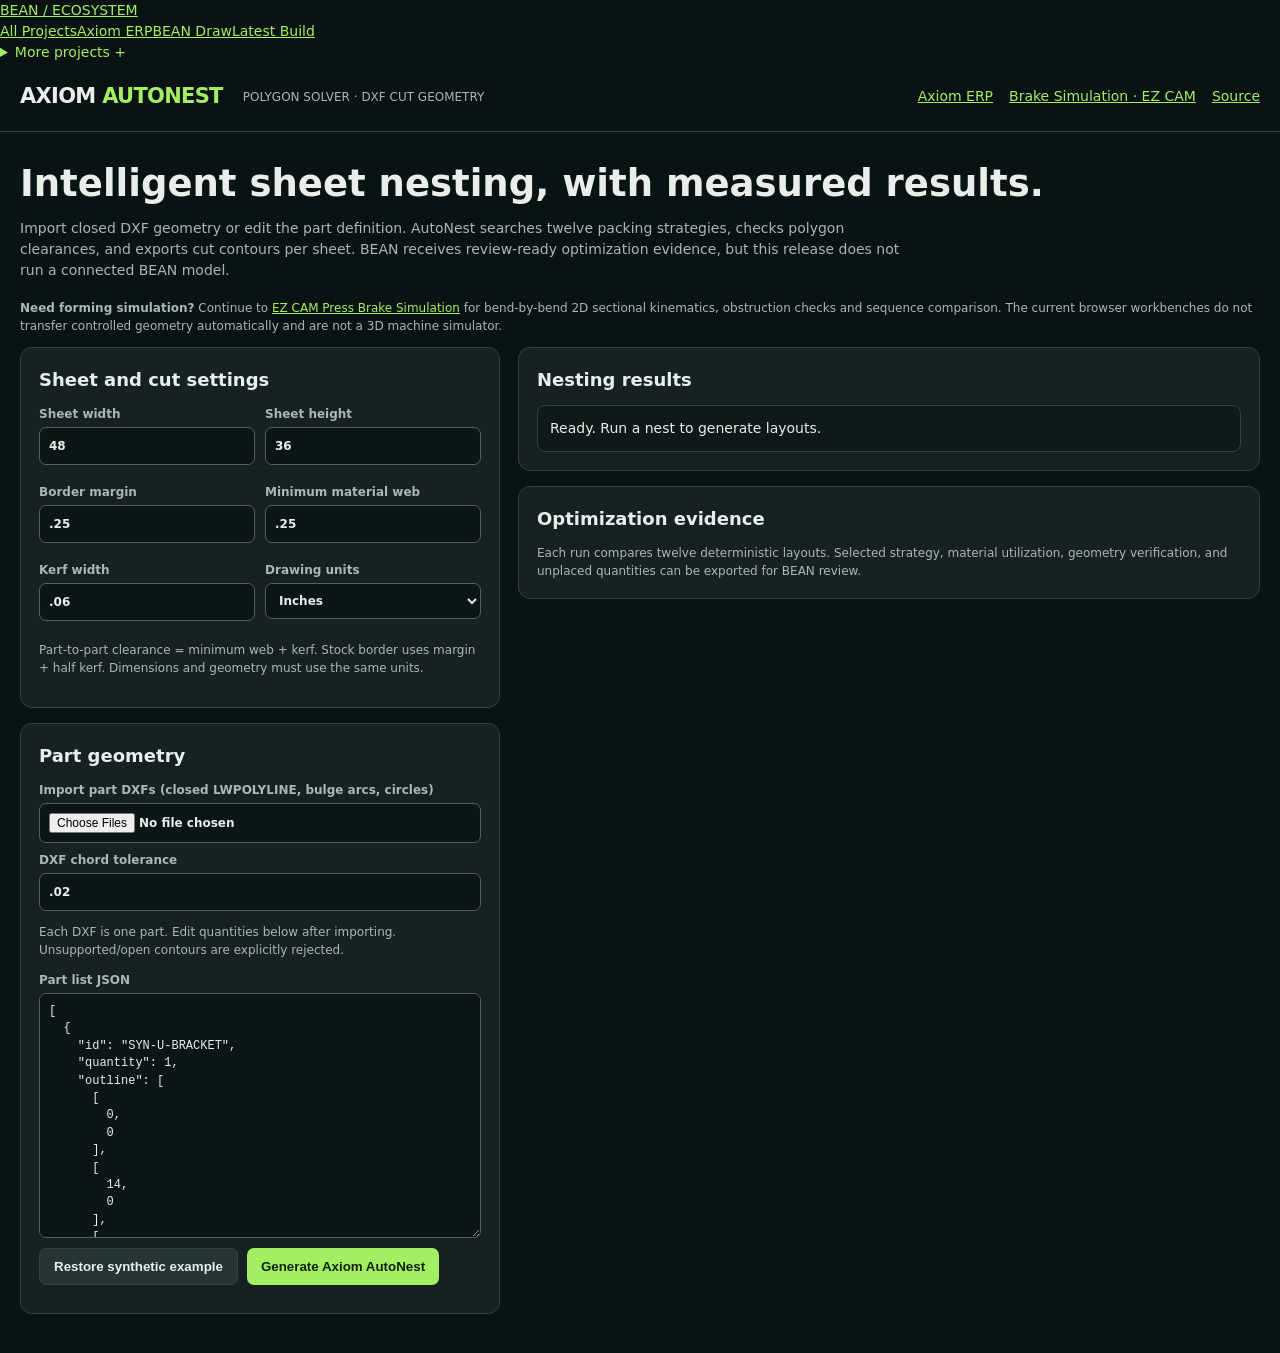
<file: web/erp/autonest.html>
<!doctype html>
<html lang="en">
<head>
<meta charset="utf-8">
<meta name="viewport" content="width=device-width,initial-scale=1">
<meta name="theme-color" content="#0f1416">
<meta name="description" content="Axiom AutoNest experimental DXF polygon nesting workbench, twelve deterministic packing searches, clearance validation, and cut-contour export. BEAN evidence integration is review-only.">
<link rel="canonical" href="https://danieloculus0-bot.github.io/Axiom_Beta/erp/autonest.html">
<title>Axiom AutoNest | Intelligent Sheet Nesting</title>
<style>
:root{--bg:#0b1214;--panel:#172123;--line:#344044;--green:#a3ef62;--text:#e8eee9;--muted:#a7b8b6}
*{box-sizing:border-box}body{margin:0;font:14px/1.5 system-ui,Segoe UI,sans-serif;color:var(--text);background:var(--bg)}
header{padding:18px max(20px,calc((100vw - 1600px)/2));border-bottom:1px solid var(--line);display:flex;gap:20px;align-items:center;flex-wrap:wrap}
header b{font-size:21px;letter-spacing:-.7px}header em{font-style:normal;color:var(--green)}
a{color:var(--green)}header nav{margin-left:auto;display:flex;gap:16px}
main{max-width:1600px;margin:24px auto;padding:0 20px}.hero{margin-bottom:18px}.hero h1{font-size:clamp(24px,3vw,37px);margin:0}.hero p{color:var(--muted);max-width:900px;margin:7px 0}
.columns{display:grid;grid-template-columns:minmax(310px,480px) 1fr;gap:18px;align-items:start}
.panel{background:var(--panel);border:1px solid var(--line);border-radius:12px;padding:18px;margin-bottom:15px}
.panel h2{font-size:18px;margin:0 0 12px}
.grid{display:grid;grid-template-columns:repeat(2,minmax(0,1fr));gap:10px}
label{font-size:12px;font-weight:700;color:var(--muted);display:block}
input,select,textarea{display:block;margin:4px 0 8px;width:100%;border:1px solid #526065;border-radius:7px;background:#0c1618;color:var(--text);padding:9px;font:inherit}
textarea{height:245px;resize:vertical;font:12px/1.45 ui-monospace,SFMono-Regular,Consolas,monospace}
button{background:var(--green);color:#13200d;border:0;border-radius:7px;padding:10px 14px;font-weight:800;cursor:pointer}
button.secondary{background:#273335;color:var(--text);border:1px solid var(--line)}button:disabled{opacity:.4;cursor:not-allowed}
.actions{display:flex;gap:9px;flex-wrap:wrap;margin:10px 0}.note{color:var(--muted);font-size:12px}
.status{padding:12px;border:1px solid var(--line);border-radius:8px;background:#10191a}
.status.error{border-color:#c56a6a;color:#ffb7b7}
.stats{display:grid;grid-template-columns:repeat(auto-fit,minmax(130px,1fr));gap:10px;margin-bottom:15px}
.stat{background:#0e1b1c;border:1px solid var(--line);border-radius:9px;padding:12px}
.stat strong{display:block;font-size:24px;color:var(--green)}.stat small{color:var(--muted)}
.sheet{background:#10191b;border:1px solid var(--line);border-radius:10px;padding:14px;margin:13px 0}
.sheet-title{display:flex;align-items:center;gap:12px;justify-content:space-between;margin-bottom:9px}
svg{display:block;width:100%;max-height:580px;background:#0b1314;border:1px solid #4c595c}
rect.stock{fill:#d4dcd8;stroke:#879694}path.part{stroke:#172123;stroke-width:.18;fill-rule:evenodd;vector-effect:non-scaling-stroke}
.legend{font-size:12px;color:var(--muted);margin-top:9px}
details summary{cursor:pointer;color:var(--green)}
table{width:100%;border-collapse:collapse;font-size:12px}td,th{text-align:left;border-bottom:1px solid var(--line);padding:6px}
#results:empty{display:none}
@media(max-width:990px){.columns{grid-template-columns:1fr}header nav{margin-left:0}}
</style>
<link rel="stylesheet" href="https://danieloculus0-bot.github.io/BEAN/ecosystem-nav.css?v=20261120">
</head>
<body>
<nav class="bean-net" data-bean-ecosystem-nav="v1" aria-label="BEAN ecosystem navigation"><div class="bean-net-inner">
<a class="bean-net-home" href="https://danieloculus0-bot.github.io/BEAN/">BEAN / ECOSYSTEM</a><div class="bean-net-links"><a href="https://danieloculus0-bot.github.io/BEAN/portfolio/">All Projects</a><a href="https://danieloculus0-bot.github.io/Axiom_Beta/erp/">Axiom ERP</a><a href="https://danieloculus0-bot.github.io/BEAN/bean-draw/">BEAN Draw</a><a class="bean-net-update" href="https://danieloculus0-bot.github.io/BEAN/status.html">Latest Build</a><details><summary>More projects +</summary><div class="bean-net-menu">
<a href="https://danieloculus0-bot.github.io/BEAN/research-lab.html">BEAN Research Lab</a><a href="https://danieloculus0-bot.github.io/Axiom_Beta/erp/autonest.html">Axiom AutoNest</a><a href="https://danieloculus0-bot.github.io/EZ-CAM/brake-lab.html">Brake Simulation</a><a href="https://danieloculus0-bot.github.io/BEAN/bean-demo/">BEAN Core Demo</a><a href="https://danieloculus0-bot.github.io/BEAN/portfolio/bean-learning/">Learning Experiments</a><a href="https://danieloculus0-bot.github.io/BEAN/portfolio/ez-fair/">EZ-FAIR Demo</a><a href="https://danieloculus0-bot.github.io/BEAN/portfolio/ez-office/">EZ-Office Demo</a><a href="https://danieloculus0-bot.github.io/BEAN/aiscend.html">AIscend</a><a href="https://danieloculus0-bot.github.io/BEAN/beander/">BEANder</a><a href="https://github.com/danieloculus0-bot/BEAN">BEAN Source</a></div></details></div></div></nav>

<header><b>AXIOM <em>AUTONEST</em></b><span class="note">POLYGON SOLVER · DXF CUT GEOMETRY</span><nav><a href="./">Axiom ERP</a><a href="https://danieloculus0-bot.github.io/EZ-CAM/brake-lab.html">Brake Simulation · EZ CAM</a><a href="https://github.com/danieloculus0-bot/Axiom_Beta">Source</a></nav></header>
<main>
<section class="hero"><h1>Intelligent sheet nesting, with measured results.</h1><p>Import closed DXF geometry or edit the part definition. AutoNest searches twelve packing strategies, checks polygon clearances, and exports cut contours per sheet. BEAN receives review-ready optimization evidence, but this release does not run a connected BEAN model.</p></section>
<p class="note"><strong>Need forming simulation?</strong> Continue to <a href="https://danieloculus0-bot.github.io/EZ-CAM/brake-lab.html">EZ CAM Press Brake Simulation</a> for bend-by-bend 2D sectional kinematics, obstruction checks and sequence comparison. The current browser workbenches do not transfer controlled geometry automatically and are not a 3D machine simulator.</p>
<div class="columns">
<div>
<section class="panel">
<h2>Sheet and cut settings</h2>
<div class="grid">
<label>Sheet width<input id="sheet-width" type="number" min="1" step="any" value="48"></label>
<label>Sheet height<input id="sheet-height" type="number" min="1" step="any" value="36"></label>
<label>Border margin<input id="margin" type="number" min="0" step="any" value=".25"></label>
<label>Minimum material web<input id="spacing" type="number" min="0" step="any" value=".25"></label>
<label>Kerf width<input id="kerf" type="number" min="0" step="any" value=".06"></label>
<label>Drawing units<select id="units"><option value="in">Inches</option><option value="mm">Millimeters</option></select></label>
</div>
<p class="note">Part-to-part clearance = minimum web + kerf. Stock border uses margin + half kerf. Dimensions and geometry must use the same units.</p>
</section>
<section class="panel">
<h2>Part geometry</h2>
<label>Import part DXFs (closed LWPOLYLINE, bulge arcs, circles)<input id="upload-dxf" type="file" multiple accept=".dxf"></label>
<label>DXF chord tolerance<input id="arc-tol" type="number" min=".001" step="any" value=".02"></label>
<p class="note">Each DXF is one part. Edit quantities below after importing. Unsupported/open contours are explicitly rejected.</p>
<label>Part list JSON<textarea id="parts" spellcheck="false" aria-label="Part list JSON"></textarea></label>
<div class="actions"><button class="secondary" id="sample">Restore synthetic example</button><button id="nest">Generate Axiom AutoNest</button></div>
</section>
</div>
<div>
<section class="panel"><h2>Nesting results</h2><div id="status" class="status" role="status">Ready. Run a nest to generate layouts.</div><div id="results"></div></section>
<section class="panel"><h2>Optimization evidence</h2><div id="evidence" class="note">Each run compares twelve deterministic layouts. Selected strategy, material utilization, geometry verification, and unplaced quantities can be exported for BEAN review.</div></section>
</div>
</div>
</main>
<script type="module" src="./autonest-ui.mjs"></script>
</body>
</html>
</file>
<file: web/ewi/style.css>
:root{color-scheme:dark;--bg:#050607;--panel:#111417;--panel2:#191c1f;--line:#343a3d;--txt:#edf5f4;--muted:#a4b4b8;--lime:#79de4b;--warn:#f5c979;--red:#f49a96}
*{box-sizing:border-box}html{scroll-behavior:smooth}body{margin:0;background:var(--bg);color:var(--txt);font:14px/1.5 system-ui,-apple-system,"Segoe UI",sans-serif}button,input,select{font:inherit}a{color:var(--lime)}button{cursor:pointer}button:disabled{cursor:not-allowed;opacity:.38}button:focus-visible,a:focus-visible,input:focus-visible,select:focus-visible{outline:2px solid var(--lime);outline-offset:3px}
.frame{display:grid;grid-template-columns:242px minmax(0,1fr);min-height:100vh}.sidebar{background:#0a0c0e;border-right:1px solid var(--line);height:100vh;position:sticky;top:0;display:flex;flex-direction:column;padding:27px 14px}.brand{color:var(--txt);text-decoration:none;font-size:30px;font-weight:950;letter-spacing:-1.5px;padding:2px 13px 35px;line-height:1}.brand span{color:var(--lime)}.brand small{display:block;font-size:10px;color:var(--muted);text-transform:uppercase;letter-spacing:1.5px;margin-top:12px;font-weight:700}
.nav{display:block;text-decoration:none;color:var(--muted);font-weight:750;padding:12px 11px;margin-bottom:5px;border-radius:8px}.nav:hover,.nav.active{background:#191c1f;color:var(--txt);box-shadow:inset 3px 0 var(--lime)}
.sidebar-foot{margin-top:auto;font-size:12px;color:var(--muted);padding:15px 12px}.sidebar-foot p{line-height:1.7}.status-dot{display:inline-block;width:9px;height:9px;background:var(--lime);border-radius:50%;box-shadow:0 0 11px #79de4b55;margin-right:7px}
.main{padding:25px clamp(17px,3vw,48px) 32px;min-width:0;max-width:1900px;width:100%;margin:auto}.header,.pane-head,.section-head{display:flex;align-items:center;justify-content:space-between;gap:14px;flex-wrap:wrap}.header{margin-bottom:19px}.overline{font-size:10px;letter-spacing:1.6px;color:var(--lime);font-weight:900;text-transform:uppercase}h1{font-size:clamp(26px,3vw,40px);letter-spacing:-1.4px;margin:1px 0}h1 .light{font-weight:450;color:var(--muted)}h2{font-size:17px;letter-spacing:-.3px;margin:4px 0}h3{font-size:14px;margin:0 0 7px}.health{display:flex;gap:7px;flex-wrap:wrap}.pill{border-radius:999px;padding:6px 10px;display:inline-flex;align-items:center;gap:7px;border:1px solid var(--line);background:#191c1f;font-size:11px;font-weight:850;white-space:nowrap}.pill.positive{color:#a8ec97;border-color:#345938;background:#171c18}.pill.disabled{color:#bdc8cb}.pill.warning{color:var(--warn);border-color:#785c37;background:#272019}
.truth{background:#191c1f;border-left:3px solid #c4dc73;border-radius:5px;padding:11px 14px;font-size:12px;color:#d1dbd6;line-height:1.7;margin-bottom:17px}.truth strong{color:#ecf4e3}.view{display:none}.view.active{display:block}
.toolbar{display:flex;align-items:flex-end;gap:12px;flex-wrap:wrap;border:1px solid var(--line);background:var(--panel);border-radius:13px;padding:14px;margin-bottom:13px}.job-picker{flex:2;min-width:265px}.employee-picker{flex:1;min-width:170px}label{color:var(--muted);font-size:10px;font-weight:850;letter-spacing:1px}input,select{display:block;background:#090b0d;color:var(--txt);border:1px solid #425055;border-radius:7px;padding:11px;margin-top:5px;min-height:42px;width:100%}.toolbar-right{display:flex;align-items:center;gap:12px;flex:1;justify-content:flex-end;flex-wrap:wrap;min-width:210px}.outline-link{border:1px solid var(--line);background:var(--panel2);border-radius:8px;padding:10px 13px;text-decoration:none;color:var(--txt);font-weight:750}.outline-link:hover{border-color:var(--lime)}
.job-kpis,.summary{display:grid;grid-template-columns:repeat(4,minmax(0,1fr));gap:12px;margin-bottom:13px}.kpi{background:var(--panel);border:1px solid var(--line);border-radius:13px;padding:15px;min-width:0}.kpi small,.clock-grid small,.source-strip small{font-size:10px;color:var(--muted);text-transform:uppercase;letter-spacing:1px;display:block;font-weight:850}.kpi strong{display:block;font-size:20px;letter-spacing:-.6px;margin:5px 0;overflow-wrap:anywhere}.kpi span{color:var(--muted);font-size:11px}.alerts{display:none;border:1px solid #785d3a;background:#2b251b;color:#ffdfb0;border-radius:9px;padding:11px 14px;margin-bottom:14px;font-weight:750}.alerts.visible{display:block}.alerts strong{display:block}
.layout{display:grid;grid-template-columns:minmax(0,1.37fr) minmax(320px,.92fr);gap:14px;align-items:stretch}.pane{border:1px solid var(--line);background:var(--panel);border-radius:13px;padding:16px;min-width:0}.drawing,.routing{display:flex;flex-direction:column;min-height:650px}.pane-head{margin-bottom:13px}.zoom-controls{display:flex;align-items:center;gap:5px;flex-wrap:wrap}.zoom-controls button,.actions button{background:var(--panel2);color:var(--txt);border:1px solid #364347;border-radius:7px;padding:7px 10px;font-weight:850}.zoom-controls button:hover,.actions button:hover{border-color:var(--lime)}.zoom-controls span{min-width:44px;text-align:center;font-weight:800;font-size:12px}.source-strip{display:grid;grid-template-columns:1.15fr .45fr 1.1fr;gap:4px;background:#101214;border:1px solid #2f393c;padding:11px;border-radius:9px;margin-bottom:9px}.source-strip strong{font-size:13px}.drawing-viewport{background:#f3f6f7;border:1px solid #4f6268;border-radius:8px;flex:1;min-height:390px;overflow:auto;display:block}.drawing-viewport #drawing-content{width:100%;min-width:470px}.blueprint{display:block;width:100%;height:auto;max-width:none;user-select:none}.caption{color:var(--muted);font-size:11px;line-height:1.6;margin:9px 0 0}.routing-meta{display:flex;justify-content:space-between;color:var(--muted);font-size:11px;gap:10px;margin-bottom:12px}.routing-meta strong{white-space:nowrap}.route-list{overflow:auto;max-height:645px;display:grid;align-content:start;gap:9px}.route-item{background:#111417;border:1px solid #303b3e;border-radius:10px;padding:0;overflow:hidden}.route-item.selected{border-color:var(--lime);box-shadow:inset 3px 0 0 var(--lime)}.route-button{background:transparent;border:0;width:100%;display:flex;align-items:center;justify-content:space-between;gap:10px;padding:12px;text-align:left;color:var(--txt)}.route-button:hover{background:#191c1f}.route-button b{font-size:14px}.step{font-weight:900;color:var(--lime);margin-right:9px;font-variant-numeric:tabular-nums}.op-center{font-size:11px;color:var(--muted);font-weight:800}.route-detail{border-top:1px solid var(--line);padding:12px;display:none}.route-item.selected .route-detail{display:block}.route-detail ol{padding-left:21px;margin:6px 0 13px;color:#d2ddda}.route-detail li{margin:8px 0}.route-detail .inspection{background:#1a1e1b;border-left:3px solid var(--lime);padding:9px 11px;color:#d4e8d9;font-size:12px}.route-tag{font-size:10px;color:var(--muted)}.clock-console{margin-top:14px}.clock-grid{display:grid;grid-template-columns:1.3fr 1fr auto;gap:18px;align-items:center}.clock-grid strong{display:block;font-size:17px;margin:4px 0}.clock-grid p{font-size:12px;color:var(--muted);margin:0;max-width:420px}.clock-time strong{font-variant-numeric:tabular-nums;font-size:29px;letter-spacing:.5px;color:var(--lime);font-family:ui-monospace,SFMono-Regular,Consolas,monospace}.clock-time span{font-size:10px;letter-spacing:1px;color:var(--muted);font-weight:850}.clock-buttons{display:flex;gap:9px;flex-wrap:wrap}.clock-buttons button{border:0;border-radius:8px;padding:13px 20px;font-weight:900;font-size:13px}.clock-buttons .primary{background:var(--lime);color:#0f1b10}.clock-buttons .stop{background:#d88979;color:#161616}.message{font-size:12px;min-height:17px;font-weight:700;color:#cce9bd;margin-top:5px}.message.error{color:var(--red)}
.section-head{margin-bottom:20px;max-width:900px}.section-head h2,#about-view h2{font-size:31px;letter-spacing:-1px}.section-head p{color:var(--muted)}.summary .kpi strong{font-variant-numeric:tabular-nums}.history-panel{margin:16px 0}.actions{display:flex;gap:7px;flex-wrap:wrap}.actions .danger{color:#ffb5ae;border-color:#764845}.table-scroll{overflow:auto;max-width:100%}table{border-collapse:collapse;width:100%;min-width:850px;text-align:left}td,th{padding:12px 10px;border-bottom:1px solid var(--line);text-align:left;white-space:nowrap}th{font-size:10px;color:var(--muted);letter-spacing:.7px}td{font-size:12px}td .pill{font-size:10px}.about-grid{display:grid;grid-template-columns:repeat(2,minmax(0,1fr));gap:14px;margin:17px 0}.about-grid p{line-height:1.75;color:var(--muted)}footer{margin-top:28px;padding:20px 2px 0;border-top:1px solid var(--line);color:#839497;font-size:10px;letter-spacing:1px}
@media(max-width:1280px){.layout{grid-template-columns:1fr}.drawing,.routing{min-height:auto}.drawing-viewport{height:510px;flex:auto}.route-list{max-height:430px}}@media(max-width:950px){.frame{grid-template-columns:1fr}.sidebar{height:auto;position:static;display:block;padding:15px}.brand{display:block;padding:3px 4px 13px}.brand small{margin-top:7px}.sidebar nav{display:flex;gap:6px;overflow:auto}.nav{white-space:nowrap}.sidebar-foot{display:none}.main{padding:18px}.job-kpis,.summary{grid-template-columns:repeat(2,minmax(0,1fr))}.clock-grid{grid-template-columns:1fr 1fr}.clock-buttons{grid-column:1/-1}.about-grid{grid-template-columns:1fr}}@media(max-width:570px){.header{align-items:flex-start}.job-picker{min-width:100%}.toolbar-right{justify-content:flex-start}.drawing-viewport{height:350px}.source-strip{grid-template-columns:1fr 1fr}.job-kpis,.summary{gap:7px}.kpi{padding:11px}.kpi strong{font-size:17px}.clock-grid{display:block}.clock-time{margin:14px 0}.clock-buttons{margin:10px 0}.route-list{max-height:none}}
@media print{body{background:white}.sidebar,.header,.toolbar,.job-kpis,.routing,.clock-console,.truth,.alerts,.zoom-controls,.caption,footer,.health{display:none!important}.frame{display:block}.main{max-width:none;padding:0}.layout{display:block}.drawing{border:0;background:white;padding:0;min-height:auto}.drawing .pane-head{display:none}.drawing-viewport{overflow:visible;border:0;height:auto;min-height:0}.drawing-viewport #drawing-content{min-width:0!important;width:100%!important}.blueprint{width:100%!important}.view{display:none!important}#workbench-view{display:block!important}#sessions-view,#about-view{display:none!important}}
</file>
